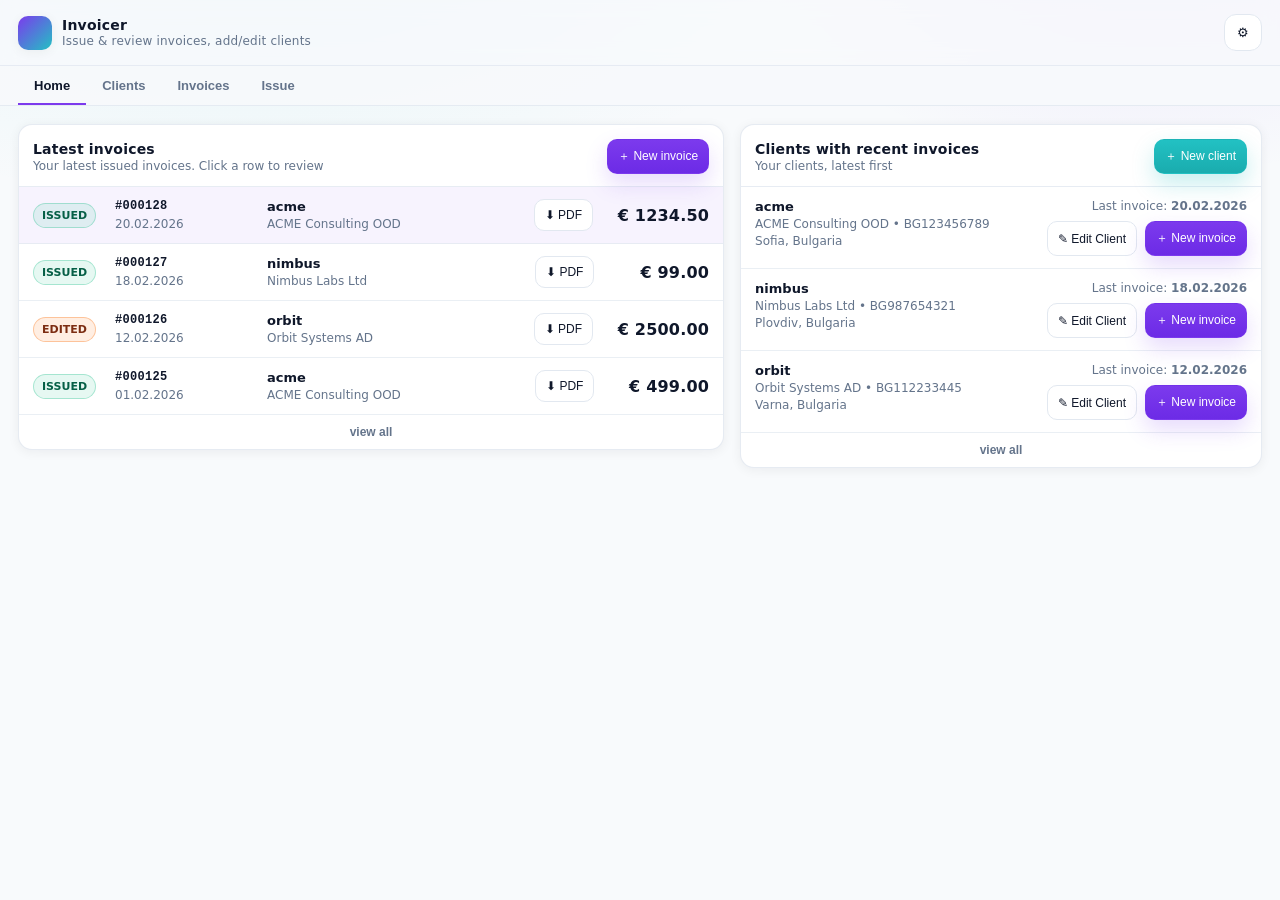
<file: design/invoicer.uiprototype.v1.html>
<!doctype html>
<html lang="bg">
<head>
  <meta charset="utf-8" />
  <meta name="viewport" content="width=device-width,initial-scale=1" />
  <title>Invoicer UI Mock - Design 1</title>
  <style>
    :root{
      --a1:#22c1c3; /* teal */
      --a2:#7c3aed; /* violet */
      --a3:#f97316; /* orange */
      --a4:#10b981; /* green */

      --bg:#f8fafc;
      --panel:#ffffff;
      --text:#0f172a;
      --muted:#475569;
      --muted2:#64748b;
      --border:#e2e8f0;
      --shadow: 0 8px 30px rgba(15,23,42,.08);
      --shadow2: 0 2px 12px rgba(15,23,42,.06);
      --radius: 14px;
      --radius2: 12px;

      --focus: 0 0 0 4px rgba(124,58,237,.18);
      --mono: ui-monospace, SFMono-Regular, Menlo, Monaco, Consolas, "Liberation Mono", "Courier New", monospace;
      --sans: ui-sans-serif, system-ui, -apple-system, Segoe UI, Roboto, Helvetica, Arial, "Apple Color Emoji","Segoe UI Emoji";
    }

    *{ box-sizing:border-box; }
    html,body{ height:100%; }
    body{
      margin:0;
      font-family: var(--sans);
      color:var(--text);
      background: radial-gradient(1200px 600px at 20% -10%, rgba(34,193,195,.10), transparent 50%),
                  radial-gradient(900px 600px at 90% -10%, rgba(124,58,237,.10), transparent 45%),
                  var(--bg);
    }

    /* Layout */
    .app{
      min-height:100vh;
      display:flex;
      flex-direction:column;
    }

    .topbar{
      position:sticky;
      top:0;
      z-index:10;
      backdrop-filter: blur(10px);
      background: rgba(248,250,252,.75);
      border-bottom: 1px solid rgba(226,232,240,.8);
    }

    .topbar-inner{
      max-width: 1280px;
      margin:0 auto;
      padding: 14px 18px;
      display:flex;
      align-items:center;
      gap:12px;
    }

    .brand{
      display:flex;
	  flex:auto;
      align-items:center;
      gap:10px;
      min-width: 220px;
      cursor: pointer;
    }
    .logo{
      width:34px;height:34px;
      border-radius: 10px;
      background: linear-gradient(135deg, rgba(124,58,237,1), rgba(34,193,195,1));
      box-shadow: var(--shadow2);
    }
    .brand h1{
      margin:0;
      font-size: 14px;
      line-height: 1.2;
      letter-spacing: .2px;
    }
    .sub{
      display:block;
      font-size:12px;
      color: var(--muted2);
      font-weight: 500;
    }

    .search{
      flex:2;
      display:flex;
      align-items:center;
      gap:10px;
      padding: 10px 12px;
      border:1px solid var(--border);
      border-radius: 12px;
      background: rgba(255,255,255,.75);
      box-shadow: 0 1px 0 rgba(15,23,42,.02);
    }
    .search input{
      border:none;
      outline:none;
      flex:1;
      font-size:14px;
      background: transparent;
      color: var(--text);
    }
    .kbd{
      font-family: var(--mono);
      font-size: 11px;
      color: var(--muted);
      padding: 3px 6px;
      border:1px solid var(--border);
      border-bottom-color: rgba(226,232,240,.7);
      border-radius: 8px;
      background: white;
    }

    .actions{
      display:flex;
      gap:10px;
    }

    .container{
      max-width: 1280px;
      margin:0 auto;
      padding: 18px;
      width:100%;
    }

    /* Cards & sections */
    .grid-2{
      display:grid;
      grid-template-columns: 1.15fr .85fr;
      gap: 16px;
      align-items:start;
    }

    .card{
      background: var(--panel);
      border: 1px solid rgba(226,232,240,.85);
      border-radius: var(--radius);
      box-shadow: var(--shadow2);
      overflow:hidden;
    }

    .card-head{
      padding: 14px 14px 12px 14px;
      border-bottom: 1px solid rgba(226,232,240,.8);
      display:flex;
      align-items:center;
      justify-content:space-between;
      gap:10px;
    }

    .card-head .title{
      display:flex;
      flex-direction:column;
      gap:2px;
    }
    .card-head h2{
      margin:0;
      font-size: 14px;
      letter-spacing:.2px;
    }
    .card-head .hint{
      font-size: 12px;
      color: var(--muted2);
    }

    .card-body{ padding: 0; }

    /* Buttons */
    .btn{
      display:inline-flex;
      align-items:center;
      justify-content:center;
      gap:8px;
      border:1px solid var(--border);
      background:white;
      color:var(--text);
      padding: 10px 12px;
      font-size: 13px;
      border-radius: 12px;
      cursor:pointer;
      user-select:none;
      transition: transform .06s ease, box-shadow .15s ease, background .15s ease, border-color .15s ease;
    }
    .btn:hover{ background: rgba(248,250,252,.9); }
    .btn:active{ transform: translateY(1px); }
    .btn:focus{ outline:none; box-shadow: var(--focus); border-color: rgba(124,58,237,.35); }

    .btn.primary{
      border-color: rgba(124,58,237,.35);
      background: linear-gradient(180deg, rgba(124,58,237,1), rgba(108,43,230,1));
      color:white;
      box-shadow: 0 10px 22px rgba(124,58,237,.18);
    }
    .btn.primary:hover{
      background: linear-gradient(180deg, rgba(124,58,237,.95), rgba(108,43,230,.95));
    }
    .btn.primary-teal{
      border-color: rgba(34,193,195,.35);
      background: linear-gradient(180deg, #22c1c3, #1aacae);
      color:white;
      box-shadow: 0 10px 22px rgba(34,193,195,.25);
    }
    .btn.primary-teal:hover{
      background: linear-gradient(180deg, rgba(34,193,195,.95), rgba(26,172,174,.95));
    }
    .btn.small{
      padding: 8px 10px;
      font-size: 12px;
      border-radius: 10px;
    }
    .btn.icon{
      width: 34px; height: 34px; padding:0;
      border-radius: 12px;
    }
    .btn.small.icon{
      width: 28px; height: 28px;
      border-radius: 10px;
    }

    .view-all-link{
      display:block;
      width:100%;
      padding:10px 14px;
      border:none;
      background:transparent;
      color:var(--muted2);
      font-size:12px;
      font-weight:600;
      cursor:pointer;
      text-align:center;
      transition:color .15s ease;
    }
    .view-all-link:hover{
      color:var(--text);
    }

    /* Lists */
    .list{
      display:flex;
      flex-direction:column;
      gap: 0;
    }

    .row{
      position:relative;
      display:grid;
      grid-template-columns: 70px 140px 1fr 72px minmax(90px, auto);
      gap: 12px;
      padding: 12px 14px;
      border:none;
      border-bottom: 1px solid rgba(226,232,240,.7);
      border-radius: 0;
      background: transparent;
      cursor: pointer;
      transition: background .15s ease;
    }
    .row:last-child{
      border-bottom: none;
    }
    .row:hover{
      background: rgba(248,250,252,.6);
    }
    .row.selected{
      background: rgba(124,58,237,.06);
    }

    .row-status{
      display:flex;
      align-items:center;
    }
    .meta{
      display:flex;
      flex-direction:column;
      gap:4px;
      min-width:0;
    }
    .meta .invno{
      font-family: var(--mono);
      font-weight:700;
      font-size: 12px;
      letter-spacing: .3px;
    }
    .meta .date{
      font-size: 12px;
      color: var(--muted2);
    }

    .main{
      min-width:0;
    }
    .row-download{
      display:flex;
      align-items:center;
    }
    .main .primaryline{
      font-weight: 700;
      font-size: 13px;
      white-space:nowrap;
      overflow:hidden;
      text-overflow:ellipsis;
    }
    .main .secondaryline{
      font-size: 12px;
      color: var(--muted2);
      white-space:nowrap;
      overflow:hidden;
      text-overflow:ellipsis;
      margin-top:3px;
    }

    .right{
      display:flex;
      align-items:center;
      justify-content:flex-end;
      gap: 10px;
      white-space:nowrap;
    }
    .amount{
      font-weight: 800;
      letter-spacing:.2px;
      flex-shrink:0;
    }

    .chip{
      font-size: 11px;
      font-weight: 700;
      padding: 5px 8px;
      border-radius: 999px;
      border:1px solid rgba(226,232,240,.95);
      color: var(--muted);
      background: rgba(248,250,252,.8);
      white-space: nowrap;
    }
    .chip.ok{ border-color: rgba(16,185,129,.30); background: rgba(16,185,129,.10); color: rgba(6,95,70,1); }
    .chip.fix{ border-color: rgba(249,115,22,.35); background: rgba(249,115,22,.12); color: rgba(124,45,18,1); }

    .date-field-wrap{
      display: flex;
      align-items: stretch;
      gap: 8px;
    }
    .date-display-cell{
      position: relative;
      flex: 1;
      min-width: 0;
    }
    .date-display{
      padding: 11px 12px;
      border-radius: 12px;
      border: 1px solid var(--border);
      background: rgba(255,255,255,.95);
      font-size: 15px;
      color: var(--text);
      line-height: 1.5;
      cursor: pointer;
    }
    .date-display-placeholder{
      color: var(--muted2);
    }
    .date-input-overlay{
      position: absolute;
      inset: 0;
      opacity: 0;
      pointer-events: none;
      font-size: 16px;
    }
    .date-edit-btn{
      padding: 0 14px;
      border-radius: 12px;
      border: 1px solid var(--border);
      background: rgba(255,255,255,.95);
      font-size: 15px;
      cursor: pointer;
      transition: border-color .15s ease, box-shadow .15s ease;
    }
    .date-edit-btn:hover{
      border-color: rgba(124,58,237,.25);
    }
    .date-field-wrap.date-picker-disabled .date-display,
    .date-field-wrap.date-picker-disabled .date-edit-btn{
      pointer-events: none;
      opacity: 0.7;
    }

    /* Clients list */
    .client-item{
      display:flex;
      align-items:flex-start;
      justify-content:space-between;
      gap: 12px;
      padding: 12px 14px;
      border:none;
      border-bottom: 1px solid rgba(226,232,240,.7);
      border-radius: 0;
      background: transparent;
      transition: background .15s ease;
    }
    .client-item:last-child{
      border-bottom: none;
    }
    .client-item:hover{
      background: rgba(248,250,252,.6);
    }
    .client-left{
      min-width:0;
    }
    .client-left .nick{
      font-weight: 800;
      font-size: 13px;
      white-space:nowrap;
      overflow:hidden;
      text-overflow:ellipsis;
    }
    .client-left .detail{
      font-size:12px;
      color: var(--muted2);
      margin-top:3px;
      white-space:nowrap;
      overflow:hidden;
      text-overflow:ellipsis;
    }
    .client-right{
      display:flex;
      flex-direction:column;
      align-items:flex-end;
      gap:8px;
      white-space:nowrap;
    }
    .client-right .last{
      font-size:12px;
      color: var(--muted2);
    }
    .client-actions{
      display:flex;
      align-items:stretch;
      gap:8px;
    }
    .client-actions .btn.small.icon{
      width:32px;
      height:32px;
      padding:0;
      flex-shrink:0;
    }

    /* Editor */
    .hidden{ display:none !important; }

    .editor{
      display:grid;
      grid-template-columns: 420px 1fr;
      gap: 16px;
      align-items:start;
    }

    .panel{
      background: var(--panel);
      border:1px solid var(--border);
      border-radius: var(--radius);
      box-shadow: var(--shadow);
      overflow:hidden;
    }
    .panel-head{
      padding: 14px;
      border-bottom: 1px solid rgba(226,232,240,.8);
      display:flex;
      align-items:center;
      justify-content:space-between;
      gap: 10px;
    }
    .panel-head .mode{
      display:flex;
      flex-direction:column;
      gap:2px;
    }
    .panel-head .mode .big{
      font-size: 14px;
      font-weight: 900;
      letter-spacing: .2px;
    }
    .panel-head .mode .small{
      font-size: 12px;
      color: var(--muted2);
    }

    .form{
      padding: 14px;
      display:flex;
      flex-direction:column;
      gap: 12px;
    }
    .field{
      display:flex;
      flex-direction:column;
      gap:6px;
    }
    label{
      font-size: 12px;
      color: var(--muted);
      font-weight: 700;
      letter-spacing: .2px;
    }
    .input{
      width:100%;
      padding: 11px 12px;
      border-radius: 12px;
      border:1px solid var(--border);
      background: rgba(255,255,255,.95);
      font-size: 14px;
      outline:none;
      transition: box-shadow .15s ease, border-color .15s ease;
    }
    .input:focus{
      box-shadow: var(--focus);
      border-color: rgba(124,58,237,.35);
    }
    .input.input-readonly{
      background: rgba(248,250,252,.9);
      color: var(--muted2);
      cursor: not-allowed;
    }
    .readonly{
      display:flex;
      gap:10px;
      align-items:center;
    }
    .readonly .pill{
      flex:1;
      padding: 11px 12px;
      border-radius: 12px;
      border:1px dashed rgba(226,232,240,1);
      background: rgba(248,250,252,.8);
      color: var(--text);
      font-size: 13px;
      white-space:nowrap;
      overflow:hidden;
      text-overflow:ellipsis;
      cursor: pointer;
      transition: border-color .15s ease, background .15s ease;
    }
    .readonly .pill:hover{
      border-color: rgba(124,58,237,.3);
      background: rgba(124,58,237,.06);
    }

    .sticky-footer{
      position: sticky;
      bottom: 0;
      padding: 12px 14px;
      border-top: 1px solid rgba(226,232,240,.8);
      background: linear-gradient(180deg, rgba(255,255,255,.85), rgba(255,255,255,1));
      display:flex;
      gap: 10px;
      justify-content:space-between;
    }

    /* Preview */
    .preview-wrap{
      display:flex;
      flex-direction:column;
      gap: 10px;
      min-width:0;
    }

    .tabs{
      display:flex;
      gap:8px;
    }
    .tab{
      border:none;
      background: transparent;
      padding: 8px 10px;
      border-radius: 12px;
      font-weight: 800;
      font-size: 12px;
      color: var(--muted);
      cursor:pointer;
    }
    .tab.active{
      background: white;
      color: var(--text);
      box-shadow: 0 6px 16px rgba(15,23,42,.08);
      border: 1px solid rgba(226,232,240,.9);
    }

    .preview-panel{
      background: var(--panel);
      border:1px solid var(--border);
      border-radius: var(--radius);
      box-shadow: var(--shadow);
      overflow:hidden;
      min-height: 520px;
      display:flex;
      flex-direction:column;
      min-width:0;
    }
    .preview-head{
      padding: 12px 14px;
      border-bottom: 1px solid rgba(226,232,240,.8);
      display:flex;
      justify-content:space-between;
      align-items:center;
      gap: 10px;
    }
    .preview-head .left{
      display:flex;
      flex-direction:column;
      gap:2px;
      min-width:0;
    }
    .preview-head .left .t{
      font-weight: 900;
      font-size: 13px;
    }
    .preview-head .left .s{
      font-size: 12px;
      color: var(--muted2);
      white-space:nowrap;
      overflow:hidden;
      text-overflow:ellipsis;
    }
    .preview-body{
      padding: 14px;
      overflow:auto;
      flex:1;
      background: linear-gradient(180deg, rgba(248,250,252,.4), rgba(248,250,252,0));
    }

    /* Mini invoice preview styling */
    .invoice-paper{
      margin: 0 auto;
      max-width: 820px;
      background:white;
      border:1px solid rgba(226,232,240,.9);
      border-radius: 14px;
      padding: 22px;
      box-shadow: 0 12px 30px rgba(15,23,42,.08);
    }
    .invoice-top{
      display:flex;
      justify-content:space-between;
      align-items:flex-start;
      gap: 20px;
      border-bottom: 1px solid rgba(226,232,240,.9);
      padding-bottom: 14px;
      margin-bottom: 14px;
    }
    .invoice-top h3{
      margin:0;
      font-size: 18px;
      letter-spacing: .2px;
    }
    .invoice-no{
      font-family: var(--mono);
      font-weight: 900;
      letter-spacing: .6px;
      color: rgba(124,58,237,1);
    }
    .kv{
      display:grid;
      grid-template-columns: 160px 1fr;
      gap: 6px 10px;
      margin-top: 10px;
      font-size: 12px;
      color: var(--muted);
    }
    .kv b{ color: var(--text); font-weight: 800; }
    .cols{
      display:grid;
      grid-template-columns: 1fr 1fr;
      gap: 12px;
      margin: 14px 0;
    }
    .box{
      border:1px solid rgba(226,232,240,.9);
      border-radius: 12px;
      padding: 12px;
    }
    .box .boxt{
      font-weight: 900;
      font-size: 12px;
      color: var(--muted);
      letter-spacing: .2px;
      margin-bottom: 8px;
    }
    .addr{
      font-size: 12px;
      line-height: 1.45;
      color: var(--text);
    }
    .muted{ color: var(--muted2); }
    table{
      width:100%;
      border-collapse: collapse;
      font-size: 12px;
      overflow:hidden;
      border-radius: 12px;
      border:1px solid rgba(226,232,240,.9);
    }
    th,td{
      padding: 10px 10px;
      border-bottom: 1px solid rgba(226,232,240,.7);
      text-align:left;
    }
    th{
      font-size: 11px;
      color: var(--muted);
      letter-spacing:.2px;
      background: rgba(248,250,252,.8);
    }
    tr:last-child td{ border-bottom:none; }
    .num{ text-align:right; }
    .total{
      display:flex;
      justify-content:flex-end;
      margin-top: 12px;
    }
    .total .pill{
      border:1px solid rgba(124,58,237,.22);
      background: rgba(124,58,237,.08);
      color: rgba(67,20,173,1);
      border-radius: 999px;
      padding: 10px 12px;
      font-weight: 900;
    }

    .toast{
      position: fixed;
      left: 50%;
      bottom: 18px;
      transform: translateX(-50%);
      background: rgba(15,23,42,.92);
      color:white;
      padding: 10px 12px;
      border-radius: 14px;
      font-size: 13px;
      box-shadow: 0 18px 40px rgba(15,23,42,.25);
      opacity:0;
      pointer-events:none;
      transition: opacity .2s ease, transform .2s ease;
    }
    .toast.show{
      opacity:1;
      transform: translateX(-50%) translateY(-4px);
    }

    /* Modal overlay */
    .modal-overlay{
      position: fixed;
      inset: 0;
      z-index: 100;
      background: rgba(15,23,42,.35);
      backdrop-filter: blur(4px);
      display: flex;
      align-items: center;
      justify-content: center;
      padding: 20px;
      opacity: 0;
      pointer-events: none;
      transition: opacity .2s ease;
    }
    .modal-overlay.show{
      opacity: 1;
      pointer-events: auto;
    }
    .modal{
      background: var(--panel);
      border: 1px solid var(--border);
      border-radius: var(--radius);
      box-shadow: 0 24px 60px rgba(15,23,42,.2);
      max-width: 480px;
      width: 100%;
      max-height: 90vh;
      overflow: hidden;
      display: flex;
      flex-direction: column;
      transform: scale(.96);
      transition: transform .2s ease;
    }
    .modal-overlay.show .modal{
      transform: scale(1);
    }
    .modal-head{
      padding: 14px 18px;
      border-bottom: 1px solid rgba(226,232,240,.8);
      display: flex;
      align-items: center;
      justify-content: space-between;
      gap: 10px;
    }
    .modal-head h3{
      margin: 0;
      font-size: 15px;
      font-weight: 900;
      letter-spacing: .2px;
    }
    .modal-body{
      padding: 18px;
      overflow-y: auto;
      flex: 1;
    }
    .modal-footer{
      padding: 12px 18px;
      border-top: 1px solid rgba(226,232,240,.8);
      display: flex;
      gap: 10px;
      justify-content: flex-end;
      background: rgba(248,250,252,.5);
    }

    .picker-item{
      display: flex;
      flex-direction: column;
      gap: 2px;
      padding: 12px 14px;
      border: 1px solid rgba(226,232,240,.9);
      border-radius: 12px;
      background: rgba(255,255,255,.9);
      cursor: pointer;
      transition: border-color .15s ease, box-shadow .15s ease, background .15s ease;
    }
    .picker-item:hover{
      border-color: rgba(124,58,237,.25);
      box-shadow: 0 6px 16px rgba(15,23,42,.06);
      background: white;
    }
    .picker-item.selected{
      border-color: rgba(124,58,237,.4);
      background: rgba(124,58,237,.06);
      box-shadow: 0 6px 16px rgba(124,58,237,.1);
    }
    .picker-item .nick{
      font-weight: 800;
      font-size: 13px;
    }
    .picker-item .detail{
      font-size: 12px;
      color: var(--muted2);
    }

    /* Nav tabs */
    .nav-tabs{
      background: rgba(248,250,252,.9);
      border-bottom: 1px solid rgba(226,232,240,.8);
      padding: 0 18px;
    }
    .nav-tabs-inner{
      max-width: 1280px;
      margin: 0 auto;
      display: flex;
      gap: 0;
    }
    .nav-tab{
      padding: 12px 16px;
      border: none;
      background: transparent;
      font-size: 13px;
      font-weight: 700;
      color: var(--muted2);
      cursor: pointer;
      position: relative;
      transition: color .15s ease;
    }
    .nav-tab:hover{
      color: var(--text);
    }
    .nav-tab.active{
      color: var(--text);
    }
    .nav-tab.active::after{
      content: "";
      position: absolute;
      left: 0;
      right: 0;
      bottom: 0;
      height: 2px;
      background: var(--a2);
    }

    /* Responsive - breakpoint raised so invoice rows have room before overflow */
    @media (max-width: 1100px){
      .grid-2{ grid-template-columns: 1fr; }
      .editor{ grid-template-columns: 1fr; }
      .brand{ min-width: 160px; }
      .row{ grid-template-columns: 70px 120px 1fr 64px minmax(90px, auto); }
    }
  </style>
</head>
<body>
  <div class="app">
    <!-- Top bar -->
    <div class="topbar">
      <div class="topbar-inner">
        <div class="brand" id="btnBrand" role="button" tabindex="0" title="Back to dashboard">
          <div class="logo" aria-hidden="true"></div>
          <div>
            <h1>Invoicer <span class="sub">Issue & review invoices, add/edit clients</span></h1>
          </div>
        </div>

        <div class="actions">
          <button class="btn" id="btnTopSettings" title="Placeholder">⚙︎</button>
        </div>
      </div>
    </div>

    <div class="nav-tabs">
      <div class="nav-tabs-inner">
        <button class="nav-tab active" data-nav="dashboard">Home</button>
        <button class="nav-tab" data-nav="allClients">Clients</button>
        <button class="nav-tab" data-nav="allInvoices">Invoices</button>
        <button class="nav-tab" data-nav="editor">Issue</button>
      </div>
    </div>

    <div class="container">
      <!-- DASHBOARD -->
      <div id="viewDashboard">
        <div class="grid-2">
          <!-- Latest invoices -->
          <div class="card">
            <div class="card-head">
              <div class="title">
                <h2>Latest invoices</h2>
                <div class="hint">Your latest issued invoices. Click a row to review</div>
              </div>
              <button class="btn small primary" id="btnNewFromInvoices">＋ New invoice</button>
            </div>
            <div class="card-body">
              <div id="invoiceList" class="list"></div>
              <div style="border-top:1px solid rgba(226,232,240,.7);">
                <button class="view-all-link" type="button" id="btnViewAllInvoices">view all</button>
              </div>
            </div>
          </div>

          <!-- Latest clients -->
          <div class="card">
            <div class="card-head">
              <div class="title">
                <h2>Clients with recent invoices</h2>
                <div class="hint">Your clients, latest first</div>
              </div>
              <button class="btn small primary-teal" id="btnNewClient">＋ New client</button>
            </div>
            <div class="card-body">
              <div id="clientList" class="list"></div>
              <div style="border-top:1px solid rgba(226,232,240,.7);">
                <button class="view-all-link" type="button" id="btnViewAllClients">view all</button>
              </div>
            </div>
          </div>
        </div>
      </div>

      <!-- ALL INVOICES -->
      <div id="viewAllInvoices" class="hidden">
        <div class="card" style="max-width:100%;">
          <div class="card-head">
            <div class="title">
              <h2>All invoices</h2>
              <div class="hint">Your latest issued invoices. Click a row to review</div>
            </div>
            <div style="display:flex; gap:8px; align-items:center;">
              <button class="btn" id="btnBackFromAllInvoices">Back</button>
              <button class="btn small primary" id="btnNewFromAllInvoices">＋ New invoice</button>
            </div>
          </div>
          <div class="card-body">
            <div id="invoiceListAll" class="list"></div>
          </div>
        </div>
      </div>

      <!-- ALL CLIENTS -->
      <div id="viewAllClients" class="hidden">
        <div class="card" style="max-width:100%;">
          <div class="card-head">
            <div class="title">
              <h2>All clients</h2>
              <div class="hint">Your clients, latest first</div>
            </div>
            <div style="display:flex; gap:8px; align-items:center;">
              <button class="btn" id="btnBackFromAllClients">Back</button>
              <button class="btn small primary-teal" id="btnNewClientFromAll">＋ New client</button>
            </div>
          </div>
          <div class="card-body">
            <div id="clientListAll" class="list"></div>
          </div>
        </div>
      </div>

      <!-- EDITOR -->
      <div id="viewEditor" class="hidden">
        <div class="editor">
          <!-- Inputs -->
          <div class="panel">
            <div class="panel-head">
              <div class="mode">
                <div class="big" id="editorTitle">Issue invoice</div>
                <div class="small" id="editorSubtitle">Live preview updates as you type</div>
              </div>
              <span class="chip" id="modeChip">ISSUE</span>
            </div>

            <div class="form">
              <div class="field">
                <label>Client</label>
                <div class="readonly">
                  <div class="pill" id="clientPill">—</div>
                  <button class="btn small" id="btnChangeClient" title="Select client">Change</button>
                </div>
              </div>

              <div class="field" id="fieldInvoiceNumber">
                <label>Invoice number (review/correct mode)</label>
                <input class="input" id="inputNumber" placeholder="e.g. 000123" />
              </div>

              <div class="field">
                <label>Amount (€)</label>
                <input class="input" id="inputAmount" placeholder="123.45" inputmode="decimal" />
              </div>

              <div class="field">
                <label for="inputDate">Date</label>
                <div class="date-field-wrap" id="dateFieldWrap">
                  <div class="date-display-cell">
                    <div id="dateDisplay" class="date-display" aria-live="polite"></div>
                    <input class="date-input-overlay" id="inputDate" type="date" title="Click to open date picker" />
                  </div>
                  <button class="date-edit-btn" id="btnEditDate" type="button" title="Change date">✎</button>
                </div>
              </div>

              <div class="field">
                <span class="chip ok" id="previewStatus">Preview: ready</span>
              </div>
            </div>

            <div class="sticky-footer">
              <button class="btn" id="btnCancel">Back</button>
              <button class="btn primary" id="btnIssue">Issue</button>
            </div>
          </div>

          <!-- Preview -->
          <div class="preview-wrap">
            <div class="preview-panel">
              <div class="preview-head">
                <div class="left">
                  <div class="t">Invoice preview</div>
                  <div class="s" id="previewCaption">—</div>
                </div>
                <div style="display:flex; align-items:center; gap:12px;">
                  <button class="btn small" id="btnDownloadPdf" style="display:none;" title="Download PDF">Download PDF</button>
                  <div class="tabs" role="tablist" aria-label="Preview tabs">
                    <button class="tab active" data-tab="preview" id="tabPreviewBtn">Preview</button>
                    <button class="tab" data-tab="details">Details</button>
                  </div>
                </div>
              </div>

              <div class="preview-body">
                <div id="tab_preview"></div>
                <div id="tab_details" class="hidden"></div>
              </div>
            </div>
          </div>
        </div>
      </div>

    </div>

    <div class="toast" id="toast"></div>

    <!-- New Client modal -->
    <div class="modal-overlay" id="modalNewClient" aria-hidden="true">
      <div class="modal" role="dialog" aria-labelledby="modalNewClientTitle" aria-modal="true">
        <div class="modal-head">
          <h3 id="modalNewClientTitle">New client</h3>
          <button class="btn small" type="button" id="modalNewClientClose" aria-label="Close">×</button>
        </div>
        <div class="modal-body">
          <div class="form">
            <div class="field">
              <label>Nickname</label>
              <input class="input" id="clientNickname" placeholder="e.g. acme" />
            </div>
            <div class="field">
              <label>Company name</label>
              <input class="input" id="clientName" placeholder="e.g. ACME Consulting OOD" />
            </div>
            <div class="field">
              <label>Representative</label>
              <input class="input" id="clientRep" placeholder="e.g. John Doe" />
            </div>
            <div class="field">
              <label>Company ID</label>
              <input class="input" id="clientCompanyId" placeholder="e.g. BG123456789" />
            </div>
            <div class="field">
              <label>VAT ID (optional)</label>
              <input class="input" id="clientVatId" placeholder="e.g. BG123456789" />
            </div>
            <div class="field">
              <label>Address</label>
              <input class="input" id="clientAddress" placeholder="e.g. 1 Example St" />
            </div>
            <div class="field" style="display:grid; grid-template-columns: 1fr 1fr; gap:12px;">
              <div>
                <label>City</label>
                <input class="input" id="clientCity" placeholder="e.g. Sofia" />
              </div>
              <div>
                <label>Postal code</label>
                <input class="input" id="clientPostal" placeholder="e.g. 1000" />
              </div>
            </div>
            <div class="field">
              <label>Country</label>
              <input class="input" id="clientCountry" placeholder="e.g. Bulgaria" />
            </div>
          </div>
        </div>
        <div class="modal-footer">
          <button class="btn" id="modalNewClientCancel">Cancel</button>
          <button class="btn primary" id="modalNewClientSave">Save</button>
        </div>
      </div>
    </div>

    <!-- Client picker modal -->
    <div class="modal-overlay" id="modalClientPicker" aria-hidden="true">
      <div class="modal" role="dialog" aria-labelledby="modalClientPickerTitle" aria-modal="true">
        <div class="modal-head">
          <h3 id="modalClientPickerTitle">Select client</h3>
          <button class="btn small" type="button" id="modalClientPickerClose" aria-label="Close">×</button>
        </div>
        <div class="modal-body">
          <div class="list" id="clientPickerList"></div>
        </div>
      </div>
    </div>

    <!-- Confirm save modal -->
    <div class="modal-overlay" id="modalConfirmSave" aria-hidden="true">
      <div class="modal" role="dialog" aria-labelledby="modalConfirmSaveTitle" aria-modal="true">
        <div class="modal-head">
          <h3 id="modalConfirmSaveTitle">Confirm</h3>
          <button class="btn small" type="button" id="modalConfirmSaveClose" aria-label="Close">×</button>
        </div>
        <div class="modal-body">
          <p id="modalConfirmSaveText" style="margin:0; font-size:14px; line-height:1.5;"></p>
          <p style="margin:12px 0 0 0; font-weight:700;">Are you sure?</p>
        </div>
        <div class="modal-footer">
          <button class="btn" id="modalConfirmSaveNo">No</button>
          <button class="btn primary" id="modalConfirmSaveYes">Yes</button>
        </div>
      </div>
    </div>
  </div>

  <script>
    // ---- Mock data ----
    const clients = [
      {
        nickname: "acme",
        name: "ACME Consulting OOD",
        rep: "John Doe",
        companyId: "BG123456789",
        vatId: "BG123456789",
        address: "1 Tsarigradsko Shose Blvd",
        city: "Sofia",
        postal: "1784",
        country: "Bulgaria",
      },
      {
        nickname: "nimbus",
        name: "Nimbus Labs Ltd",
        rep: "Maya Petkova",
        companyId: "BG987654321",
        vatId: null,
        address: "42 Shipka St",
        city: "Plovdiv",
        postal: "4000",
        country: "Bulgaria",
      },
      {
        nickname: "orbit",
        name: "Orbit Systems AD",
        rep: "Georgi Ivanov",
        companyId: "BG112233445",
        vatId: "BG112233445",
        address: "18 Vitosha Blvd",
        city: "Varna",
        postal: "9000",
        country: "Bulgaria",
      }
    ];

    const invoices = [
      { number: "000128", date: "2026-02-20", client: "acme", buyer: "ACME Consulting OOD", cents: 123450, status: "Issued", file: "Invoice_000128.pdf" },
      { number: "000127", date: "2026-02-18", client: "nimbus", buyer: "Nimbus Labs Ltd", cents: 9900, status: "Issued", file: "Invoice_000127.pdf" },
      { number: "000126", date: "2026-02-12", client: "orbit", buyer: "Orbit Systems AD", cents: 250000, status: "Edited", file: "Invoice_000126_corrected.pdf" },
      { number: "000125", date: "2026-02-01", client: "acme", buyer: "ACME Consulting OOD", cents: 49900, status: "Issued", file: "Invoice_000125.pdf" },
    ];

    // ---- State ----
    let selectedInvoiceNumber = null;
    let editorMode = "issue"; // issue | correct
    let selectedClientNickname = clients[0].nickname;

    // ---- Utils ----
    const $ = (sel) => document.querySelector(sel);
    const $$ = (sel) => Array.from(document.querySelectorAll(sel));

    function centsToEur(cents){
      const sign = cents < 0 ? "-" : "";
      const abs = Math.abs(cents);
      const euros = Math.floor(abs / 100);
      const rem = abs % 100;
      return `${sign}${euros}.${String(rem).padStart(2,'0')}`;
    }

    function formatDateISO(iso){
      // iso = yyyy-mm-dd
      const [y,m,d] = iso.split("-");
      return `${d}.${m}.${y}`;
    }
    function formatDateBulgarianWithWeekday(iso){
      if(!iso) return "";
      const [y,m,d] = iso.split("-");
      const date = new Date(parseInt(y,10), parseInt(m,10)-1, parseInt(d,10));
      const weekday = new Intl.DateTimeFormat("bg-BG", { weekday: "long" }).format(date);
      const dateStr = new Intl.DateTimeFormat("bg-BG", { day: "2-digit", month: "2-digit", year: "numeric" }).format(date);
      const cap = (s) => s.charAt(0).toUpperCase() + s.slice(1);
      return `${cap(weekday)}, ${dateStr}`;
    }
    function updateDateDisplay(){
      const iso = $("#inputDate").value;
      const el = $("#dateDisplay");
      if(iso){
        el.textContent = formatDateBulgarianWithWeekday(iso);
        el.classList.remove("date-display-placeholder");
      } else {
        el.textContent = "Select date";
        el.classList.add("date-display-placeholder");
      }
    }
    function toast(msg){
      const t = $("#toast");
      t.textContent = msg;
      t.classList.add("show");
      setTimeout(()=> t.classList.remove("show"), 1500);
    }

    function debounce(fn, ms){
      let h = null;
      return (...args) => {
        clearTimeout(h);
        h = setTimeout(()=> fn(...args), ms);
      };
    }

    function setView(view){
      const dash = $("#viewDashboard");
      const allInv = $("#viewAllInvoices");
      const allCli = $("#viewAllClients");
      const ed = $("#viewEditor");
      dash.classList.toggle("hidden", view !== "dashboard");
      allInv.classList.toggle("hidden", view !== "allInvoices");
      allCli.classList.toggle("hidden", view !== "allClients");
      ed.classList.toggle("hidden", view !== "editor");
      if(view === "allInvoices"){
        renderInvoices(applySearch(invoices), $("#invoiceListAll"));
      }
      if(view === "allClients"){
        renderClients(applyClientSearch(clients), $("#clientListAll"));
      }
      updateNavTabs(view);
    }

    function updateNavTabs(activeView){
      $$(".nav-tab").forEach(tab => {
        const nav = tab.dataset.nav;
        tab.classList.toggle("active", nav === activeView);
      });
    }

    // ---- Render dashboard lists ----
    function renderInvoices(list, rootEl){
      const root = rootEl || $("#invoiceList");
      root.innerHTML = "";

      list.forEach(inv => {
        const row = document.createElement("div");
        row.className = "row" + (inv.number === selectedInvoiceNumber ? " selected" : "");
        row.tabIndex = 0;
        row.dataset.number = inv.number;

        const chipClass = (inv.status === "Corrected" || inv.status === "Edited") ? "chip fix" : "chip ok";
        const chipText = (inv.status === "Corrected" || inv.status === "Edited") ? "EDITED" : "ISSUED";

        row.innerHTML = `
          <div class="row-status">
            <span class="${chipClass}">${chipText}</span>
          </div>
          <div class="meta">
            <div class="invno">#${inv.number}</div>
            <div class="date">${formatDateISO(inv.date)}</div>
          </div>
          <div class="main">
            <div class="primaryline">${inv.client}</div>
            <div class="secondaryline">${inv.buyer}</div>
          </div>
          <div class="row-download">
            <button class="btn small" title="Download PDF" data-action="download" data-file="${inv.file}">⬇ PDF</button>
          </div>
          <div class="right">
            <span class="amount">€ ${centsToEur(inv.cents)}</span>
          </div>
        `;

        row.querySelector('button[data-action="download"]').addEventListener("click", (e)=>{
          e.stopPropagation();
          toast(`(mock) Download: ${inv.file}`);
        });
        row.addEventListener("click", ()=> openEditorCorrect(inv.number));

        row.addEventListener("keydown", (e)=>{
          if(e.key === "Enter" && !e.target.closest("button")){
            e.preventDefault();
            openEditorCorrect(inv.number);
          }
        });

        root.appendChild(row);
      });

      if(list.length === 0){
        root.innerHTML = `<div class="muted" style="padding:14px;">No invoices match your search.</div>`;
      }
    }

    function renderClients(list, rootEl){
      const root = rootEl || $("#clientList");
      root.innerHTML = "";

      list.forEach(c => {
        const el = document.createElement("div");
        el.className = "client-item";
        el.innerHTML = `
          <div class="client-left">
            <div class="nick">${c.nickname}</div>
            <div class="detail">${c.name} • <span class="muted">${c.companyId}</span></div>
            <div class="detail muted">${c.city}, ${c.country}</div>
          </div>
          <div class="client-right">
            <div class="last">Last invoice: <b>${lastInvoiceDateFor(c.nickname) ?? "—"}</b></div>
            <div class="client-actions">
              <button class="btn small" title="Edit client" data-action="edit" data-client="${c.nickname}">✎ Edit Client</button>
              <button class="btn small primary" data-action="new" data-client="${c.nickname}">＋ New invoice</button>
            </div>
          </div>
        `;
        el.querySelector('button[data-action="edit"]').addEventListener("click", ()=>{
          openEditClientModal(c.nickname);
        });
        el.querySelector('button[data-action="new"]').addEventListener("click", ()=>{
          openEditorIssue(c.nickname);
        });
        root.appendChild(el);
      });

      if(list.length === 0){
        root.innerHTML = `<div class="muted" style="padding:14px;">No clients match your search.</div>`;
      }
    }

    function lastInvoiceDateFor(nickname){
      const inv = invoices.filter(x=>x.client === nickname).sort((a,b)=> b.date.localeCompare(a.date))[0];
      return inv ? formatDateISO(inv.date) : null;
    }

    // ---- Search ----
    function applySearch(items){
      const q = (($("#searchBox") && $("#searchBox").value) || "").trim().toLowerCase();
      if(!q) return items;

      // Search across invoice number, client nickname, buyer name
      return items.filter(inv =>
        inv.number.toLowerCase().includes(q) ||
        inv.client.toLowerCase().includes(q) ||
        inv.buyer.toLowerCase().includes(q)
      );
    }

    function applyClientSearch(items){
      const q = (($("#searchBox") && $("#searchBox").value) || "").trim().toLowerCase();
      if(!q) return items;
      return items.filter(c =>
        c.nickname.toLowerCase().includes(q) ||
        c.name.toLowerCase().includes(q) ||
        c.companyId.toLowerCase().includes(q) ||
        (c.vatId || "").toLowerCase().includes(q)
      );
    }

    // Ctrl+F focuses search (like desktop)
    document.addEventListener("keydown", (e)=>{
      if((e.ctrlKey || e.metaKey) && e.key.toLowerCase() === "f"){
        e.preventDefault();
        $("#searchBox").focus();
      }
      if(e.key === "Escape"){
        if(!$("#viewEditor").classList.contains("hidden")) goToDashboard();
        else if(!$("#viewAllInvoices").classList.contains("hidden")) goToDashboard();
        else if(!$("#viewAllClients").classList.contains("hidden")) goToDashboard();
      }
    });

    // ---- Editor open/close ----
    function openEditorIssue(clientNickname){
      editorMode = "issue";
      selectedClientNickname = clientNickname ?? selectedClientNickname;
      $("#editorTitle").textContent = "Issue invoice";
      $("#editorSubtitle").textContent = "Live preview updates as you type";
      $("#modeChip").textContent = "ISSUE";
      $("#modeChip").className = "chip ok";
      $("#btnIssue").textContent = "Issue";
      $("#fieldInvoiceNumber").classList.add("hidden");
      $("#inputNumber").value = "";
      $("#tabPreviewBtn").textContent = "Preview";
      $("#btnDownloadPdf").style.display = "none";
      setDefaults();
      setView("editor");
      rebuildPreview();
      toast(`Issue for client: ${selectedClientNickname}`);
    }

    function openEditorCorrect(invoiceNumber){
      editorMode = "correct";
      const inv = invoices.find(x=>x.number === invoiceNumber);
      selectedClientNickname = inv ? inv.client : selectedClientNickname;

      $("#editorTitle").textContent = "Review / Correct";
      $("#editorSubtitle").textContent = "Adjust details and re-issue correction";
      $("#modeChip").textContent = "REVIEW / CORRECT";
      $("#modeChip").className = "chip fix";
      $("#btnIssue").textContent = "Save correction";
      $("#fieldInvoiceNumber").classList.remove("hidden");

      $("#tabPreviewBtn").textContent = "View";
      $("#btnDownloadPdf").style.display = "";
      setDefaults(inv);
      setView("editor");
      rebuildPreview();
      toast(`Correct invoice #${invoiceNumber}`);
    }

    function setDefaults(inv){
      const today = new Date();
      const isoToday = today.toISOString().slice(0,10);

      // client display
      updateClientPill();

      // amount/date
      if(inv){
        $("#inputAmount").value = centsToEur(inv.cents);
        $("#inputDate").value = inv.date;
        $("#inputNumber").value = inv.number;
      }else{
        $("#inputAmount").value = "";
        $("#inputDate").value = isoToday;
      }
      updateDateDisplay();
    }

    function updateClientPill(){
      const c = clients.find(x=>x.nickname === selectedClientNickname) ?? clients[0];
      const pill = $("#clientPill");
      pill.textContent = `${c.nickname} — ${c.name}`;
      pill.title = "Click to change client";
    }

    $("#btnCancel").addEventListener("click", ()=>{
      setView("dashboard");
      toast("Back to dashboard");
    });

    function goToDashboard(){
      setView("dashboard");
      toast("Back to dashboard");
    }
    $("#btnBrand").addEventListener("click", goToDashboard);
    $("#btnBrand").addEventListener("keydown", (e)=>{
      if(e.key === "Enter" || e.key === " "){
        e.preventDefault();
        goToDashboard();
      }
    });

    function performSave(){
      toast(`(mock) ${editorMode === "issue" ? "Issued" : "Corrected"} • PDF`);
      closeConfirmSaveModal();
      setView("dashboard");
    }

    function openConfirmSaveModal(){
      const number = ($("#inputNumber").value || "").trim();
      const amount = ($("#inputAmount").value || "").trim();
      const date = ($("#inputDate").value || "").trim();

      if(editorMode === "correct" && !number){
        toast("Enter invoice number");
        $("#inputNumber").focus();
        return;
      }
      if(!amount){
        toast("Enter amount");
        $("#inputAmount").focus();
        return;
      }
      if(!date){
        toast("Select date");
        $("#inputDate").focus();
        return;
      }

      const c = clients.find(x=>x.nickname === selectedClientNickname) ?? clients[0];
      const summary = editorMode === "issue"
        ? `Issue invoice for ${c.nickname} (${c.name}) for € ${amount}.`
        : `Save correction for invoice #${number} for ${c.nickname} (${c.name}) for € ${amount}.`;
      $("#modalConfirmSaveText").textContent = summary;
      $("#modalConfirmSave").classList.add("show");
      $("#modalConfirmSave").setAttribute("aria-hidden", "false");
    }

    function closeConfirmSaveModal(){
      $("#modalConfirmSave").classList.remove("show");
      $("#modalConfirmSave").setAttribute("aria-hidden", "true");
    }

    $("#btnIssue").addEventListener("click", openConfirmSaveModal);
    $("#modalConfirmSaveYes").addEventListener("click", performSave);
    $("#modalConfirmSaveNo").addEventListener("click", closeConfirmSaveModal);
    $("#modalConfirmSaveClose").addEventListener("click", closeConfirmSaveModal);
    $("#modalConfirmSave").addEventListener("click", (e)=>{
      if(e.target === $("#modalConfirmSave")) closeConfirmSaveModal();
    });
    document.addEventListener("keydown", (e)=>{
      if(e.key === "Escape" && $("#modalConfirmSave").classList.contains("show")){
        e.stopPropagation();
        closeConfirmSaveModal();
      }
    });

    // Top buttons
    $("#btnNewFromInvoices").addEventListener("click", ()=> openEditorIssue(selectedClientNickname));

    // Nav tabs
    $$(".nav-tab").forEach(tab => {
      tab.addEventListener("click", ()=>{
        const nav = tab.dataset.nav;
        if(nav === "dashboard") setView("dashboard");
        else if(nav === "allClients") setView("allClients");
        else if(nav === "allInvoices") setView("allInvoices");
        else if(nav === "editor") openEditorIssue(selectedClientNickname);
      });
    });

    // View all / Back
    $("#btnViewAllInvoices").addEventListener("click", ()=> setView("allInvoices"));
    $("#btnViewAllClients").addEventListener("click", ()=> setView("allClients"));
    $("#btnBackFromAllInvoices").addEventListener("click", ()=>{ setView("dashboard"); toast("Back to dashboard"); });
    $("#btnBackFromAllClients").addEventListener("click", ()=>{ setView("dashboard"); toast("Back to dashboard"); });
    $("#btnNewFromAllInvoices").addEventListener("click", ()=> openEditorIssue(selectedClientNickname));
    $("#btnNewClientFromAll").addEventListener("click", openNewClientModal);

    // Placeholder actions
    $("#btnDownloadPdf").addEventListener("click", ()=> toast("(mock) Download PDF"));

    // ---- Client picker modal ----
    function openClientPickerModal(){
      const root = $("#clientPickerList");
      root.innerHTML = "";
      if(clients.length === 0){
        root.innerHTML = `<div class="muted" style="padding:14px;">No clients yet. Add one from the dashboard.</div>`;
      } else {
      clients.forEach(c => {
        const el = document.createElement("div");
        el.className = "picker-item" + (c.nickname === selectedClientNickname ? " selected" : "");
        el.tabIndex = 0;
        el.dataset.nickname = c.nickname;
        el.innerHTML = `
          <div class="nick">${c.nickname}</div>
          <div class="detail">${c.name} • ${c.companyId || "—"} • ${c.city}, ${c.country}</div>
        `;
        el.addEventListener("click", ()=>{
          selectedClientNickname = c.nickname;
          updateClientPill();
          rebuildPreview();
          closeClientPickerModal();
          toast(`Client: ${c.nickname}`);
        });
        el.addEventListener("keydown", (e)=>{
          if(e.key === "Enter" || e.key === " "){
            e.preventDefault();
            el.click();
          }
        });
        root.appendChild(el);
      });
      }
      $("#modalClientPicker").classList.add("show");
      $("#modalClientPicker").setAttribute("aria-hidden", "false");
    }
    function closeClientPickerModal(){
      $("#modalClientPicker").classList.remove("show");
      $("#modalClientPicker").setAttribute("aria-hidden", "true");
    }
    $("#btnChangeClient").addEventListener("click", openClientPickerModal);
    $("#clientPill").addEventListener("click", openClientPickerModal);
    $("#modalClientPickerClose").addEventListener("click", closeClientPickerModal);
    $("#modalClientPicker").addEventListener("click", (e)=>{
      if(e.target === $("#modalClientPicker")) closeClientPickerModal();
    });
    document.addEventListener("keydown", (e)=>{
      if(e.key === "Escape" && $("#modalClientPicker").classList.contains("show")){
        e.stopPropagation();
        closeClientPickerModal();
      }
    });

    // ---- New/Edit Client modal ----
    let clientModalMode = "new"; // "new" | "edit"
    let clientModalEditNickname = null;

    function openNewClientModal(){
      clientModalMode = "new";
      clientModalEditNickname = null;
      $("#modalNewClientTitle").textContent = "New client";
      $("#clientNickname").value = "";
      $("#clientName").value = "";
      $("#clientRep").value = "";
      $("#clientCompanyId").value = "";
      $("#clientVatId").value = "";
      $("#clientAddress").value = "";
      $("#clientCity").value = "";
      $("#clientPostal").value = "";
      $("#clientCountry").value = "";
      $("#clientNickname").readOnly = false;
      $("#clientNickname").classList.remove("input-readonly");
      $("#modalNewClient").classList.add("show");
      $("#modalNewClient").setAttribute("aria-hidden", "false");
      $("#clientNickname").focus();
    }

    function openEditClientModal(nickname){
      const c = clients.find(x => x.nickname === nickname);
      if(!c){ toast("Client not found"); return; }
      clientModalMode = "edit";
      clientModalEditNickname = nickname;
      $("#modalNewClientTitle").textContent = "Edit client";
      $("#clientNickname").value = c.nickname;
      $("#clientName").value = c.name || "";
      $("#clientRep").value = c.rep || "";
      $("#clientCompanyId").value = c.companyId || "";
      $("#clientVatId").value = c.vatId || "";
      $("#clientAddress").value = c.address || "";
      $("#clientCity").value = c.city || "";
      $("#clientPostal").value = c.postal || "";
      $("#clientCountry").value = c.country || "";
      $("#clientNickname").readOnly = true;
      $("#clientNickname").classList.add("input-readonly");
      $("#modalNewClient").classList.add("show");
      $("#modalNewClient").setAttribute("aria-hidden", "false");
      $("#clientName").focus();
    }

    function closeNewClientModal(){
      $("#modalNewClient").classList.remove("show");
      $("#modalNewClient").setAttribute("aria-hidden", "true");
    }
    $("#btnNewClient").addEventListener("click", openNewClientModal);
    $("#modalNewClientClose").addEventListener("click", closeNewClientModal);
    $("#modalNewClientCancel").addEventListener("click", closeNewClientModal);
    $("#modalNewClientSave").addEventListener("click", ()=>{
      const nickname = $("#clientNickname").value.trim();
      const name = $("#clientName").value.trim();
      if(!nickname){ toast("Enter nickname"); $("#clientNickname").focus(); return; }
      if(!name){ toast("Enter company name"); $("#clientName").focus(); return; }
      const clientData = {
        nickname,
        name,
        rep: $("#clientRep").value.trim() || null,
        companyId: $("#clientCompanyId").value.trim() || null,
        vatId: $("#clientVatId").value.trim() || null,
        address: $("#clientAddress").value.trim() || null,
        city: $("#clientCity").value.trim() || null,
        postal: $("#clientPostal").value.trim() || null,
        country: $("#clientCountry").value.trim() || null,
      };
      if(clientModalMode === "edit"){
        const idx = clients.findIndex(x => x.nickname === clientModalEditNickname);
        if(idx >= 0){ clients[idx] = clientData; }
      } else {
        clients.push(clientData);
      }
      renderClients(applyClientSearch(clients));
      renderClients(applyClientSearch(clients), $("#clientListAll"));
      closeNewClientModal();
      toast(`(mock) Client "${nickname}" saved`);
    });
    $("#modalNewClient").addEventListener("click", (e)=>{
      if(e.target === $("#modalNewClient")) closeNewClientModal();
    });
    document.addEventListener("keydown", (e)=>{
      if(e.key === "Escape" && $("#modalNewClient").classList.contains("show")){
        e.stopPropagation();
        closeNewClientModal();
      }
    });

    // ---- Copy structured details ----
    document.addEventListener("click", (e)=>{
      if(!e.target.closest("#btnCopyDetails")) return;
      e.preventDefault();
      const c = clients.find(x=>x.nickname === selectedClientNickname) ?? clients[0];
      const amtCents = parseAmountToCents($("#inputAmount").value);
      const date = $("#inputDate").value || new Date().toISOString().slice(0,10);
      const mode = editorMode;
      const number = (mode === "correct" ? ($("#inputNumber").value || "—") : "(auto)");
      const payload = {
        Invoice: { Number: number, Date: date, TotalCents: amtCents != null ? amtCents : "—" },
        Flags: { Mode: mode },
        BuyerAddress: { Name: c.name, RepresentativeName: c.rep, CompanyIdentifier: c.companyId, VatIdentifier: c.vatId, Address: c.address, City: c.city, PostalCode: c.postal, Country: c.country },
        LineItems: [{ Description: "Services", Amount: { Cents: amtCents ?? 0, Currency: "Eur" } }]
      };
      const text = JSON.stringify(payload, null, 2);
      navigator.clipboard.writeText(text).then(()=>{
        toast("Copied to clipboard");
      }).catch(()=>{
        toast("Copy failed");
      });
    });

    // ---- Tabs ----
    $$(".tab").forEach(btn => {
      btn.addEventListener("click", ()=>{
        $$(".tab").forEach(x=>x.classList.remove("active"));
        btn.classList.add("active");
        const tab = btn.dataset.tab;
        $("#tab_preview").classList.toggle("hidden", tab !== "preview");
        $("#tab_details").classList.toggle("hidden", tab !== "details");
      });
    });

    // ---- Live preview ----
    const rebuildPreview = debounce(()=> {
      $("#previewStatus").textContent = "Preview: updating...";
      $("#previewStatus").className = "chip";
      // pretend render time
      setTimeout(()=>{
        renderPreview();
        $("#previewStatus").textContent = "Preview: ready";
        $("#previewStatus").className = "chip ok";
      }, 120);
    }, 120);

    ["#inputNumber", "#inputAmount", "#inputDate"].forEach(sel=>{
      const el = $(sel);
      el.addEventListener("input", rebuildPreview);
      el.addEventListener("change", rebuildPreview);
    });
    $("#inputDate").addEventListener("input", updateDateDisplay);
    $("#inputDate").addEventListener("change", updateDateDisplay);

    let datePickerReenableTimer = null;
    let datePickerCloseHandler = null;

    function scheduleDatePickerReenable(){
      clearTimeout(datePickerReenableTimer);
      datePickerReenableTimer = setTimeout(() => {
        $("#dateFieldWrap").classList.remove("date-picker-disabled");
        if(datePickerCloseHandler){
          document.removeEventListener("mousedown", datePickerCloseHandler);
          datePickerCloseHandler = null;
        }
      }, 100);
    }

    function openDatePicker(){
      $("#dateFieldWrap").classList.add("date-picker-disabled");
      $("#inputDate").showPicker();

      // Blur is unreliable when clicking outside the native picker; use document mousedown instead
      datePickerCloseHandler = () => scheduleDatePickerReenable();
      setTimeout(() => {
        document.addEventListener("mousedown", datePickerCloseHandler);
      }, 0);
    }
    $("#inputDate").addEventListener("change", scheduleDatePickerReenable);

    $("#dateDisplay").addEventListener("click", openDatePicker);
    $("#btnEditDate").addEventListener("click", openDatePicker);

    function parseAmountToCents(str){
      // Accept 123.45 or 123,45; tolerate spaces
      const s = (str || "").trim().replace(/\\s+/g,'').replace(",", ".");
      if(!s) return null;
      const m = s.match(/^(-?\\d+)(\\.(\\d{1,2}))?$/);
      if(!m) return null;
      const euros = parseInt(m[1], 10);
      const dec = (m[3] || "0").padEnd(2, "0");
      const cents = Math.abs(euros) * 100 + parseInt(dec, 10);
      return euros < 0 ? -cents : cents;
    }

    function renderPreview(){
      const c = clients.find(x=>x.nickname === selectedClientNickname) ?? clients[0];
      const amtCents = parseAmountToCents($("#inputAmount").value);
      const date = $("#inputDate").value || new Date().toISOString().slice(0,10);
      const mode = editorMode;
      const number = (mode === "correct" ? ($("#inputNumber").value || "—") : "(auto)");

      const caption = `${c.nickname} • ${formatDateISO(date)} • € ${amtCents != null ? centsToEur(amtCents) : "—"}`;
      $("#previewCaption").textContent = caption;

      // Preview tab content
      const lineAmount = (amtCents != null) ? centsToEur(amtCents) : "—";
      const invTitleNo = mode === "correct" ? `#${number || "—"}` : "Draft";
      $("#tab_preview").innerHTML = `
        <div class="invoice-paper">
          <div class="invoice-top">
            <div>
              <h3>INVOICE <span class="invoice-no">${invTitleNo}</span></h3>
              <div class="kv">
                <div>Date</div><b>${formatDateISO(date)}</b>
                <div>Mode</div><b>${mode.toUpperCase()}</b>
                <div>Currency</div><b>EUR</b>
              </div>
            </div>
            <div style="text-align:right;">
              <div class="chip ${mode==="correct" ? "fix" : "ok"}">${mode==="correct" ? "CORRECTION" : "PREVIEW"}</div>
            </div>
          </div>

          <div class="cols">
            <div class="box">
              <div class="boxt">SELLER</div>
              <div class="addr">
                <b>Your Company Ltd</b><br/>
                <span class="muted">Representative:</span> You<br/>
                <span class="muted">ID:</span> BG000000000<br/>
                <span class="muted">Address:</span> 100 Example St<br/>
                <span class="muted">City:</span> Sofia, 1000<br/>
                <span class="muted">Country:</span> Bulgaria
              </div>
            </div>
            <div class="box">
              <div class="boxt">BUYER (${c.nickname})</div>
              <div class="addr">
                <b>${c.name}</b><br/>
                <span class="muted">Representative:</span> ${c.rep}<br/>
                <span class="muted">Company ID:</span> ${c.companyId}<br/>
                ${c.vatId ? `<span class="muted">VAT:</span> ${c.vatId}<br/>` : ``}
                <span class="muted">Address:</span> ${c.address}<br/>
                <span class="muted">City:</span> ${c.city}, ${c.postal}<br/>
                <span class="muted">Country:</span> ${c.country}
              </div>
            </div>
          </div>

          <table>
            <thead>
              <tr>
                <th style="width:56px;">#</th>
                <th>Description</th>
                <th class="num" style="width:160px;">Amount (€)</th>
              </tr>
            </thead>
            <tbody>
              <tr>
                <td>1</td>
                <td>Services</td>
                <td class="num">${lineAmount}</td>
              </tr>
            </tbody>
          </table>

          <div class="total">
            <div class="pill">TOTAL: € ${amtCents != null ? centsToEur(amtCents) : "—"}</div>
          </div>

          <div class="kv" style="margin-top:14px;">
            <div>Bank</div><b>Example Bank</b>
            <div>IBAN</div><b>BG00XXXX00000000000000</b>
            <div>BIC</div><b>EXAMPBIC</b>
          </div>
        </div>
      `;

      // Details tab content (structured)
      $("#tab_details").innerHTML = `
        <div class="card" style="box-shadow:none;">
          <div class="card-head">
            <div class="title">
              <h2>Structured details</h2>
              <div class="hint">Helpful for debugging data mapping</div>
            </div>
            <div style="display:flex; align-items:center; gap:8px;">
              <button class="btn small" type="button" id="btnCopyDetails" title="Copy debug info to clipboard">Copy to clipboard</button>
              <span class="chip">MOCK</span>
            </div>
          </div>
          <div class="card-body" style="padding:14px;">
            <div style="display:grid; grid-template-columns: 1fr 1fr; gap:12px;">
              <div class="box">
                <div class="boxt">Invoice</div>
                <div class="kv">
                  <div>Number</div><b>${mode==="correct" ? (number || "—") : "(auto)"}</b>
                  <div>Date</div><b>${date}</b>
                  <div>Total cents</div><b>${amtCents != null ? amtCents : "—"}</b>
                </div>
              </div>
              <div class="box">
                <div class="boxt">Flags</div>
                <div class="kv">
                  <div>Mode</div><b>${mode}</b>
                </div>
              </div>
            </div>

            <div style="height:12px;"></div>

            <div style="display:grid; grid-template-columns: 1fr 1fr; gap:12px;">
              <div class="box">
                <div class="boxt">BuyerAddress</div>
                <pre style="margin:0; font-family:var(--mono); font-size:12px; color:var(--text); white-space:pre-wrap;">${JSON.stringify({
                  Name: c.name,
                  RepresentativeName: c.rep,
                  CompanyIdentifier: c.companyId,
                  VatIdentifier: c.vatId,
                  Address: c.address,
                  City: c.city,
                  PostalCode: c.postal,
                  Country: c.country
                }, null, 2)}</pre>
              </div>
              <div class="box">
                <div class="boxt">LineItems</div>
                <pre style="margin:0; font-family:var(--mono); font-size:12px; color:var(--text); white-space:pre-wrap;">${JSON.stringify([
                  { Description: "Services", Amount: { Cents: amtCents ?? 0, Currency: "Eur" } }
                ], null, 2)}</pre>
              </div>
            </div>
          </div>
        </div>
      `;
    }

    // ---- Init ----
    function init(){
      // Default selection
      selectedInvoiceNumber = invoices[0]?.number ?? null;

      renderInvoices(invoices);
      renderClients(clients);

      // Set editor inputs hidden by default
      $("#fieldInvoiceNumber").classList.add("hidden");

      // set date input default to today for smoother first open
      const today = new Date().toISOString().slice(0,10);
      $("#inputDate").value = today;
      updateDateDisplay();

    }

    init();
  </script>
</body>
</html>
</file>
